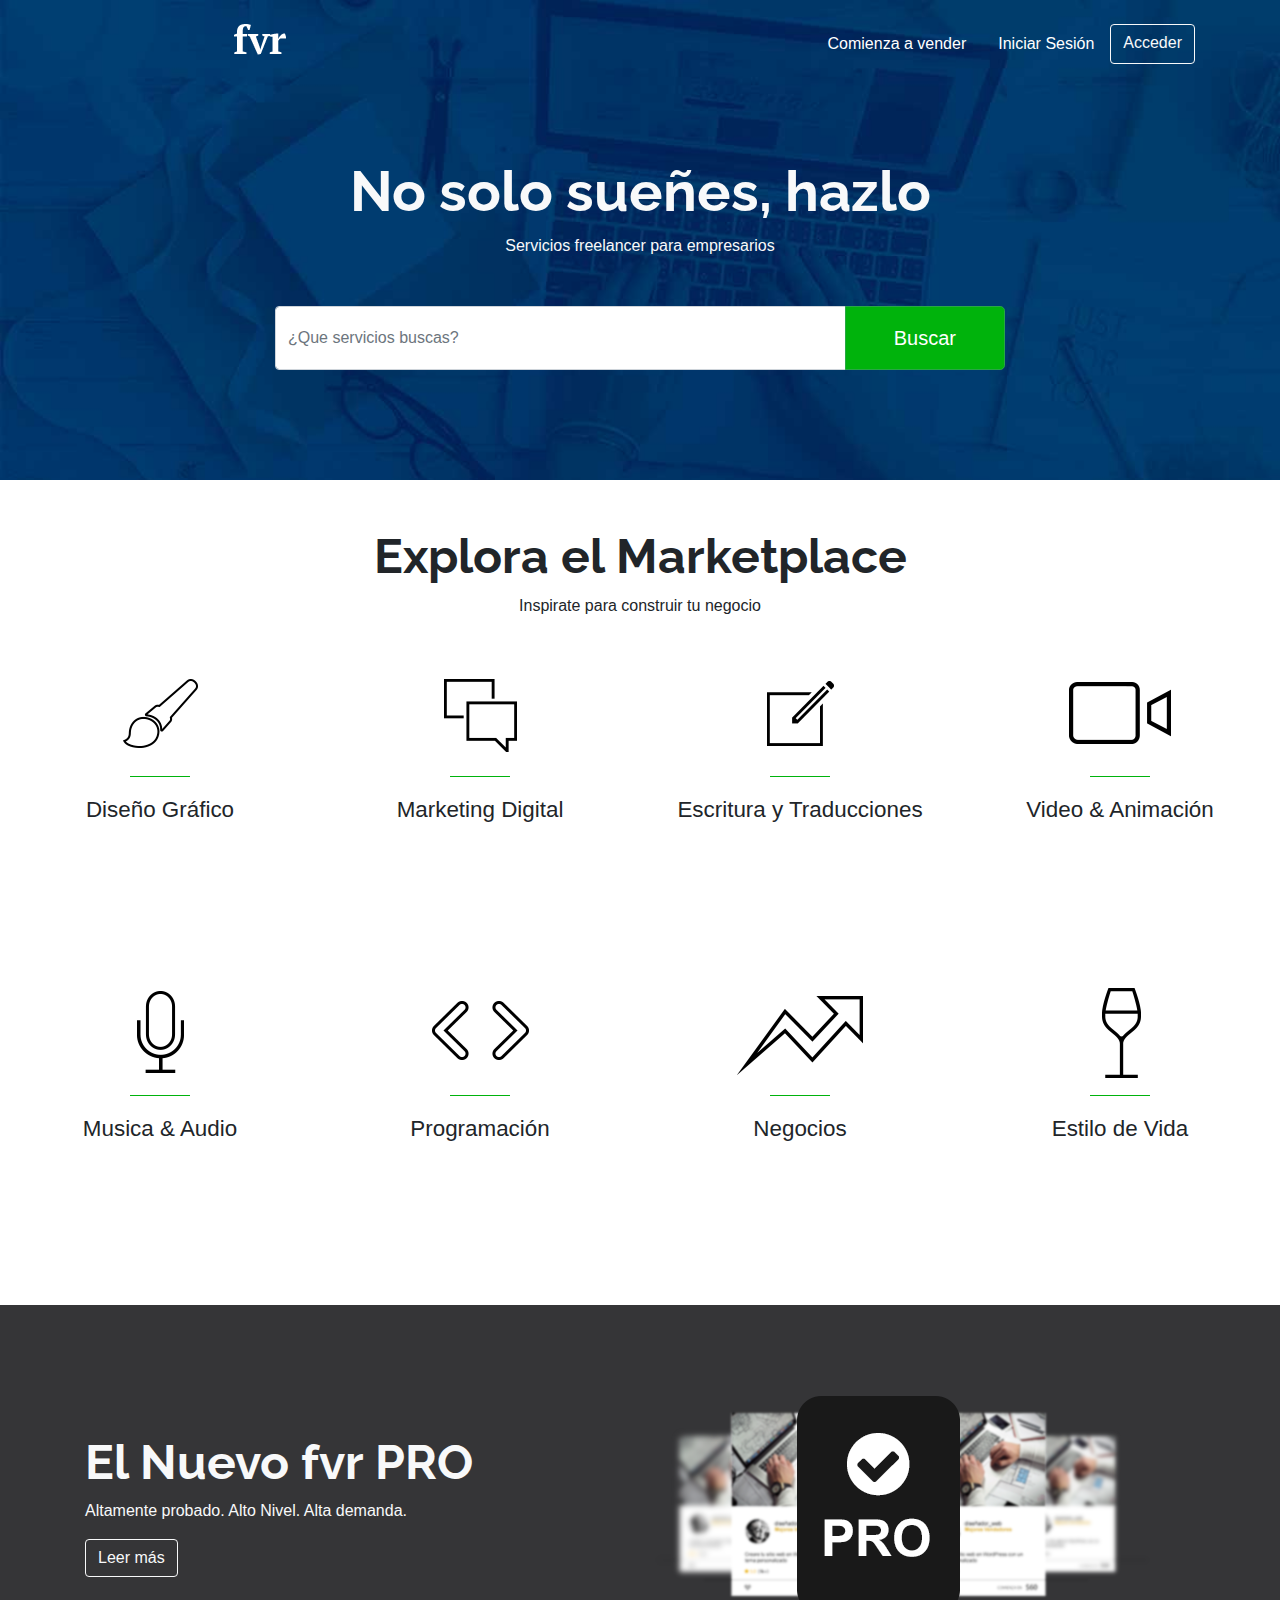
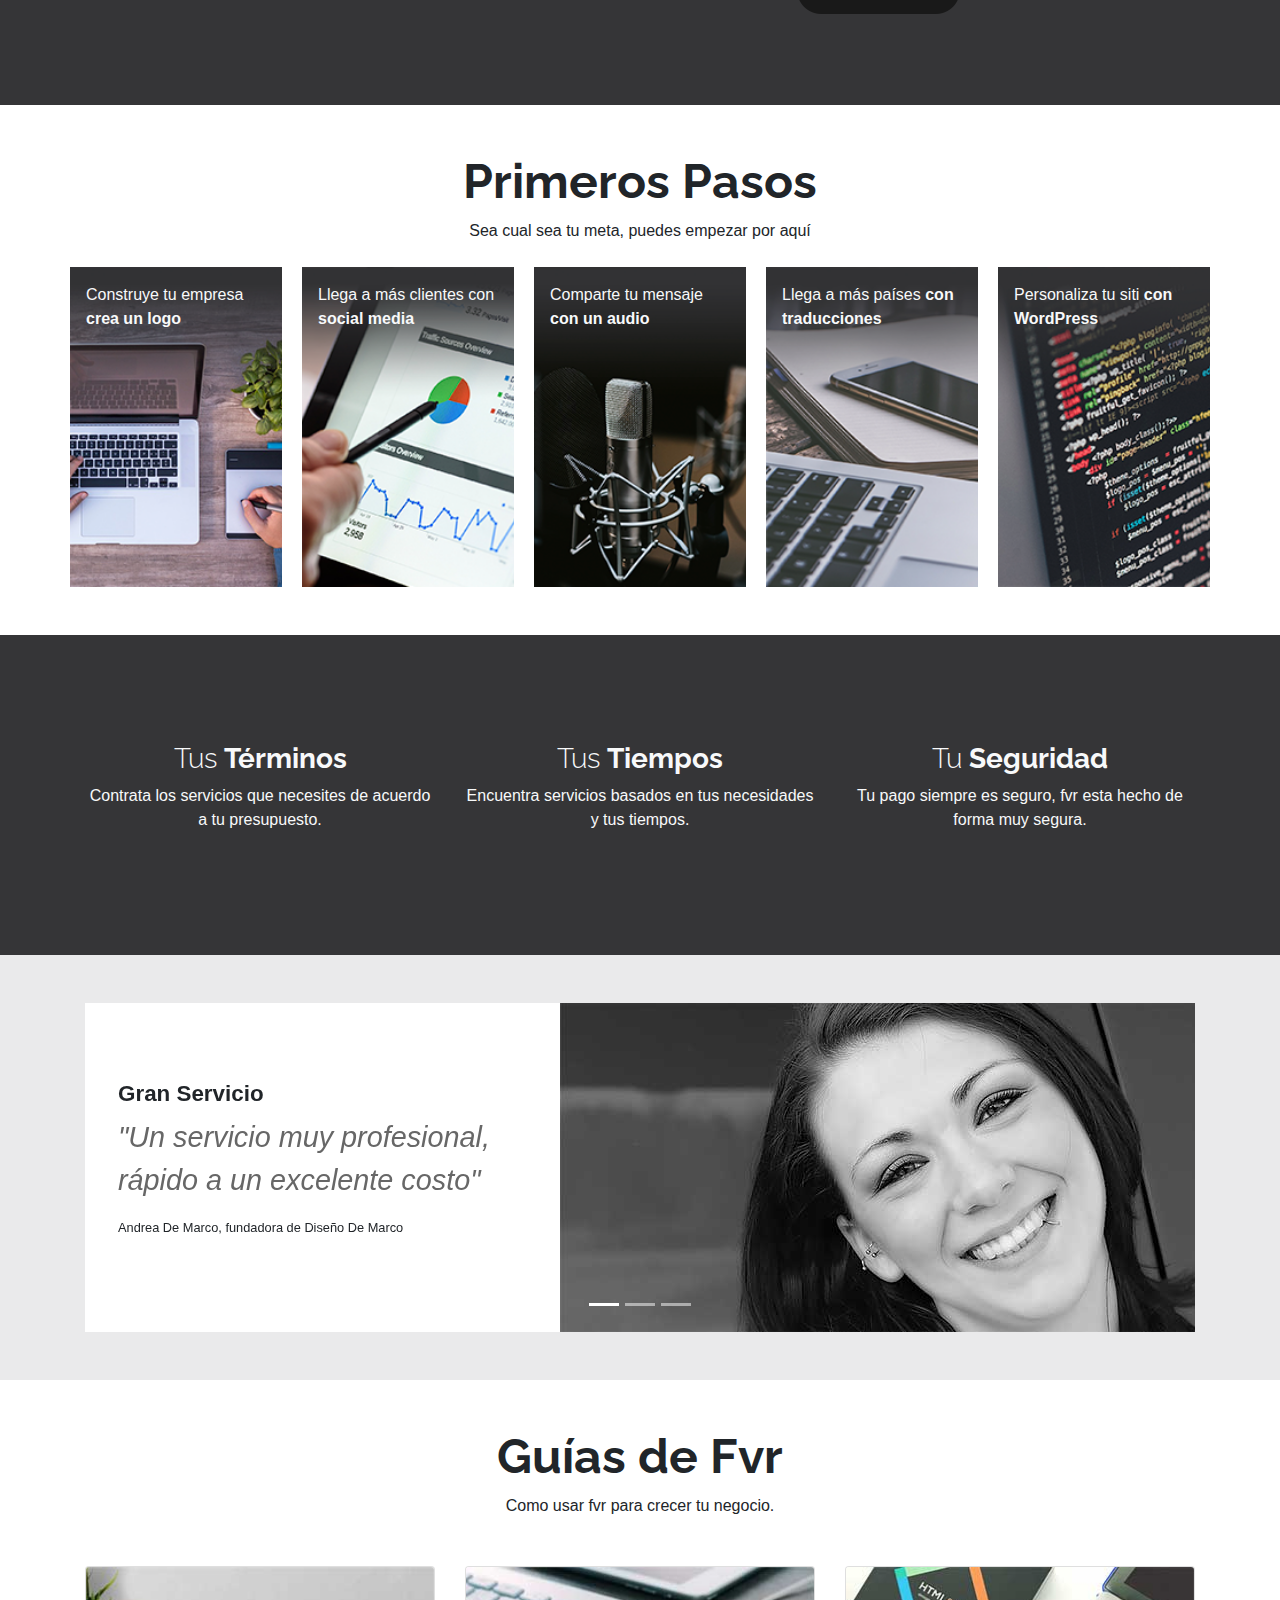
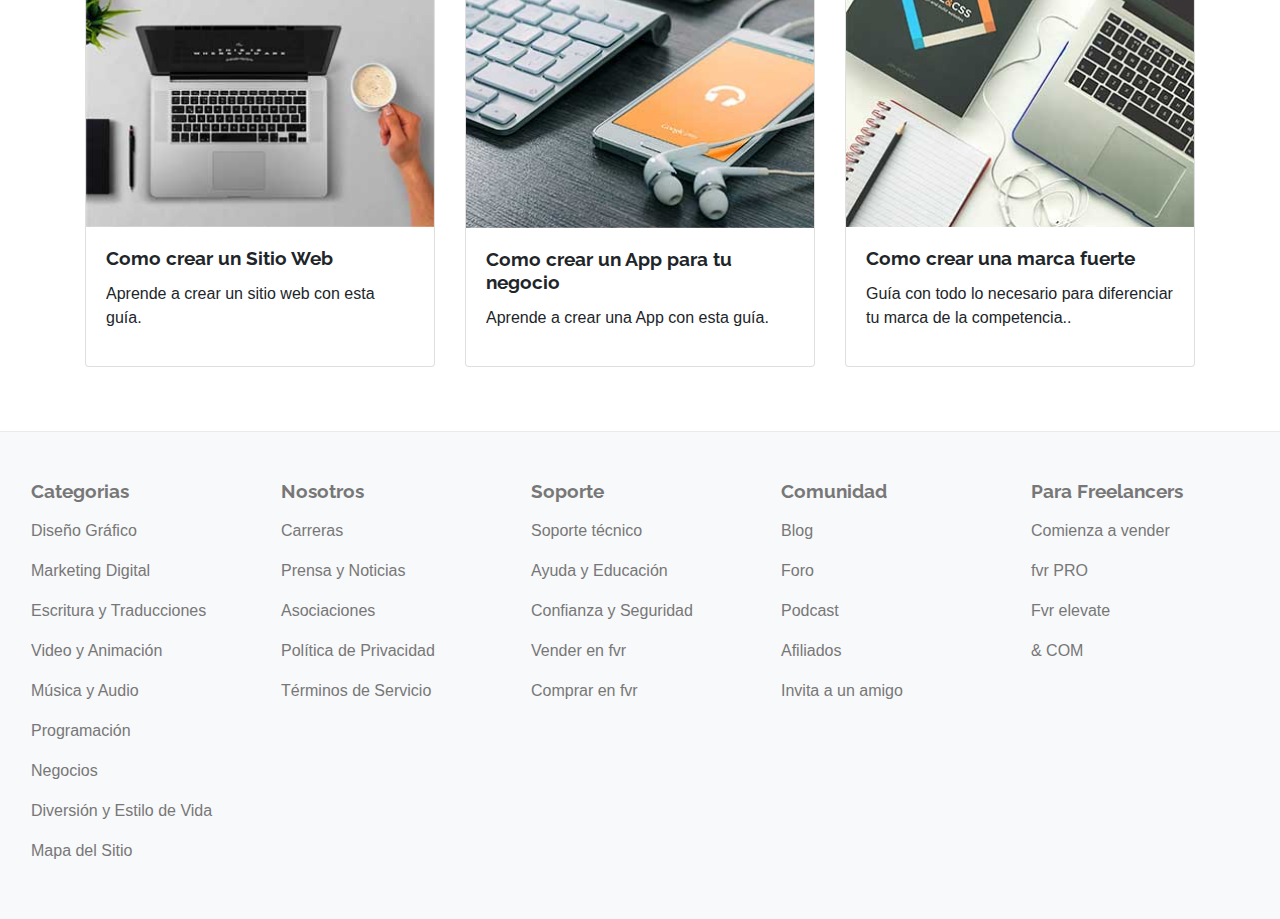
<file: index.html>
<!doctype html>
<html lang="es">
  <head>
        <title>FVR</title>
    <!-- Required meta tags -->
    <meta charset="utf-8">
    <meta name="viewport" content="width=device-width, initial-scale=1, shrink-to-fit=no">

    <!-- Bootstrap CSS -->
    <link rel="stylesheet" href="css/bootstrap.min.css">

    <!--Fonts Awesome-->
    <link rel="stylesheet" href="css/all.css">
     <!--Google Fonts-->
    <link href="https://fonts.googleapis.com/css?family=Raleway:300,400,700" rel="stylesheet">
    
    <!--Estilos personalizados css-->
    <link rel="stylesheet" href="css/estilos.css">

  </head>
  <body>
    <!--Scroll-->
    <div class="header-scroll pt-4">
        <div class="container-fluid">
            <div class="row align-items-center justify-content-between">
                <div class="col-sm-1">
                    <h1>fvr</h1>
                </div>
                <div class="col-sm-8 col-md-4">
                        <form action="#" class="busqueda">
                            <div class="input-group">
                                    <input type="text" class="form-control"placeholder="¿Que servicios buscas?" required>
                                
                                    <div class="input-group-append">   
                                        <input type="submit" value="Buscar" class="btn btn-success">
                                    </div>
                            </div>
                        </form>
                </div>
                <div class="col-md-7">
                    <nav class="nav d-flex justify-content-end">
                        <a href="#" class="nav-link">Vende en fvr</a>
                        <a href="#" class="nav-link">Registrarse</a>
                        <a href="#" class="nav-link btn btn-outline-success">Vende en fvr</a>
                    </nav>
                </div>
            </div>
        </div>
        <hr class="m-1">
        <div class="container-fluid pb-2">
            <nav class="nav justify-content-between">
                <a href="#" class="nav-link">Diseño Gráfico</a>
                <a href="#" class="nav-link">Marketing Digital</a>
                <a href="#" class="nav-link">Escritura y Traducciones</a>
                <a href="#" class="nav-link">Video y Animación</a>
                <a href="#" class="nav-link">Música y Audio</a>
                <a href="#" class="nav-link">Programación</a>
                <a href="#" class="nav-link">Negocios   </a>
                <a href="#" class="nav-link">Estilo de Vida</a>
            </nav>
        </div>
    </div>


    <!--Header-->
    <header class="header pt-4">
        <div class="container">
            <div class="row justify-content-between text-center">
                    <div class="col-md-4 mb-3 mb-md-0">
                        <img src="img/logo.png">
                    </div>
                    <div class="col-md-8 ">
                        <nav class="nav d-flex justify-content-end flex-column flex-md-row">
                            <a href="#" class="nav-link" >Comienza a vender</a>
                            <a href="#" class="nav-link">Iniciar Sesión</a>
                            <a class="btn btn-outline-light text-light">Acceder</a>
                        </nav>
                    </div>
            </div><!--.row-->
        </div>
        <div class="container ">
            <div class="row justify-content-center buscador align-items-center">
                <div class="col-md-8 text-light text-center ">
                    <h1 class="display-4 titulo">No solo sueñes, hazlo</h1>
                    <p>Servicios freelancer para empresarios</p>

                    <form action="#" class="busqueda mt-5">

                        <div class="input-group" id="caja">
                                <input type="text" class="form-control" placeholder="¿Que servicios buscas?" required>
                            
                                <div class="input-group-append">   
                                    <input type="submit" value="Buscar" class="px-5 py-3 btn btn-lg btn-success">
                                </div>
                        </div>
                    </form>
                </div>
            </div>
        </div>
    </header>

    <!--Categorias-->
     <section class="categorias mt-5">
        <h2 class="text-center">Explora el Marketplace</h2>
        <p class="text-center">Inspirate para construir tu negocio</p>

        <div class="container-fluid mt-5">
            <div class="row">
                <div class="col-6 col-md-3 text-center categoria">
                        <img src="img/icono_dg.png">
                        <h3>Diseño Gráfico</h3>
                        <p>Logotipos, flyers, tarjetas de presentación y más</p>
                </div>
                <div class="col-6 col-md-3 text-center categoria">
                        <img src="img/icono_mkt.png">
                        <h3>Marketing Digital</h3>
                        <p>Campañas, videos y sobretodo ventas!</p>
                </div>
                <div class="col-6 col-md-3 text-center categoria">
                        <img src="img/icono_et.png">
                        <h3>Escritura y Traducciones</h3>
                        <p>Resumenes, entradas de blog, traducciones y mucho más</p>
                </div>
                <div class="col-6 col-md-3 text-center categoria">
                        <img src="img/icono_vd.png">
                        <h3>Video & Animación</h3>
                        <p>Animación de logotipos, comerciales, presentaciones y más</p>
                </div>
                <div class="col-6 col-md-3 text-center categoria">
                        <img src="img/icono_av.png">
                        <h3>Musica & Audio</h3>
                        <p>Canciones, comerciales, y mucho más</p>
                </div>
                <div class="col-6 col-md-3 text-center categoria">
                        <img src="img/icono_dev.png">
                        <h3>Programación</h3>
                        <p>WordPress, Aplicaciones Web, Tiendas Virtuales y más</p>
                </div>
                <div class="col-6 col-md-3 text-center categoria">
                        <img src="img/icono_negocios.png">
                        <h3>Negocios</h3>
                        <p>Asistentes Virtuales, Analisis de Mercados, Planes de Negocios y más</p>
                </div>
                <div class="col-6 col-md-3 text-center categoria">
                        <img src="img/icono_ev.png">
                        <h3>Estilo de Vida</h3>
                        <p>Cursos en línea, Mentoria, Consejos, Creación de equipos y más</p>
                </div>
            </div>
        </div>
    </section>

    <!--El Nuevo fvr PRO-->
     <div class="nuevo-pro bg-dark">
        <div class="container">
            <div class="row align-items-center">
                <div class="col-md-6 text-light">
                        <h2>El Nuevo fvr PRO</h2>
                        <p>Altamente probado. Alto Nivel. Alta demanda.</p>
                        <a href="#" class="btn btn-outline-light">Leer más</a>
                </div>
                <div class="col-md-6">
                    <a href="#" data-toggle="modal" data-target=".mostrar-video">
                        <img src="img/fvr_pro.png" class="img-fluid">
                    </a>
                </div>

                <!--INICIO MODAL-->
                <div class="modal fade mostrar-video" tabindex="-1" role="dialog"  aria-hidden="true">
                    <div class="modal-dialog modal-lg">
                        <div class="modal-content">
                                <div class="embed-responsive embed-responsive-16by9">
                                    <video src="video/Social Media - 1360.mp4" class="embed-responsive-item" controls autoplay loop></video>
                                </div>
                        </div>
                    </div>
                </div>
                <!--FIN MODAL-->
            </div>
        </div>
    </div>


     <!--Primeros Pasos-->
      <section class="primeros-pasos container mt-5">
            <h2 class="text-center">Primeros Pasos</h2>
            <p class="text-center">Sea cual sea tu meta, puedes empezar por aquí</p>
    
            <div class="row justify-content-between mt-4">
                <div class="descripcion text-light p-3 logotipo">
                    <p>Construye tu empresa <span>crea un logo</span></p>
                </div>
                <div class="descripcion text-light p-3 social-media">
                    <p>Llega a más clientes con <span>social media</span></p>
                </div>
                <div class="descripcion text-light p-3 audio">
                    <p>Comparte tu mensaje <span>con un audio</span> </p>
                </div>
                <div class="descripcion text-light p-3 traducciones">
                    <p>Llega a más países  <span> con traducciones</span></p>
                </div>
                <div class="descripcion text-light p-3 wordpress">
                    <p>Personaliza tu siti <span> con WordPress</span></p>
                </div>
            </div>
    </section>


    <!--Terminos-->
     <div class="beneficios bg-dark mt-5">
        <div class="container">
            <div class="row align-items-center">
                <div class="col-md-4 text-center text-light beneficio">
                       <h3> Tus <span>Términos</span></h3>
                       <p>Contrata los servicios que necesites de acuerdo a tu presupuesto.</p>
                </div>
                <div class="col-md-4 text-center text-light beneficio">
                        <h3> Tus <span>Tiempos</span></h3>
                        <p>Encuentra servicios basados en tus necesidades y tus tiempos.</p>
                </div>
                <div class="col-md-4 text-center text-light beneficio">
                        <h3> Tu <span>Seguridad</span></h3>
                        <p>Tu pago siempre es seguro, fvr esta hecho de forma muy segura.</p>
                </div>
            </div>
        </div>
    </div>


    <!--Testimoniales-->
     <div class="testimoniales py-5">
        <div class="container">
          <div id="testimoniales" class="carousel slide" data-ride="carousel">
              <ol class="carousel-indicators">
                  <li data-target="#testimoniales" data-slide-to="0" class="active"></li>
                  <li data-target="#testimoniales" data-slide-to="1"></li>
                  <li data-target="#testimoniales" data-slide-to="2"></li>
              </ol>
              <div class="carousel-inner">
                  <div class="carousel-item active">
                      <div class="row align-items-center">
                          <div class="col-md-5 pl-5 pt-4 pt-md-0">
                              <h4> Gran Servicio</h4>
                              <blockquote>"Un servicio muy profesional, rápido a un excelente costo"</blockquote>
                              <p>Andrea De Marco, fundadora de Diseño De Marco
                              </p>
                          </div>
                          <div class="col-md-7">
                              <img src="img/slide1.jpg" class="d-block">
                          </div>
                      </div>
                    </div>

                  <div class="carousel-item">
                    <div class="row align-items-center">
                        <div class="col-md-5 pl-5 pt-4 pt-md-0">
                            <h4> Gran Servicio</h4>
                            <blockquote>"Un servicio muy profesional, rápido a un excelente costo"</blockquote>
                            <p>Andrea De Marco, fundadora de Diseño De Marco</p>
                        </div>
                        <div class="col-md-7">
                            <img src="img/slide1.jpg" class="d-block">
                        </div>
                    </div>
                  </div>

                  <div class="carousel-item">
                      <div class="row align-items-center">
                          <div class="col-md-5 pl-5 pt-4 pt-md-0">
                              <h4> Gran Servicio</h4>
                              <blockquote>"Un servicio muy profesional, rápido a un excelente costo"</blockquote>
                              <p>Andrea De Marco, fundadora de Diseño De Marco</p>
                          </div>
                          <div class="col-md-7">
                              <img src="img/slide1.jpg" class="d-block">
                          </div>
                      </div>
                  </div>
              </div> <!--.carousel-inner-->
          </div>                
        </div>
    </div>


    <!--Guias-->
     <section class="guias container mt-5">
            <h2 class="text-center">Guías de Fvr</h2>
            <p class="text-center">Como usar fvr para crecer tu negocio.</p>
    
            <div class="row mt-5">
                <div class="col-md-4">
                    <div class="card">  
                        <img src="img/blog1.jpg" class="card-img-top">
                        <div class="card-body">
                            <h3 class="card-title">Como crear un Sitio Web</h3>
                            <p>Aprende a crear un sitio web con esta guía.</p>
                        </div>
                    </div>
                </div><!--.col-md-4-->
                <div class="col-md-4">
                    <div class="card">  
                        <img src="img/blog2.jpg" class="card-img-top">
                        <div class="card-body">
                            <h3 class="card-title">Como crear un App para tu negocio</h3>
                            <p> Aprende a crear una App con esta guía.</p>
                        </div>
                    </div>
                </div><!--.col-md-4-->
                <div class="col-md-4">
                    <div class="card">  
                        <img src="img/blog3.jpg" class="card-img-top">
                        <div class="card-body">
                            <h3 class="card-title">Como crear una marca fuerte</h3>
                            <p>Guía con todo lo necesario para diferenciar tu marca de la competencia..</p>
                        </div>
                    </div>
                </div><!--.col-md-4-->
            </div>
    </section>



     <footer class="footer bg-light mt-5">
        <div class="container-fluid">
            <div class="widget py-5">
                    <h3>Categorias</h3>
                    <nav class="nav flex-column">
                        <a href="#" class="nav-link">Diseño Gráfico</a>
                        <a href="#" class="nav-link">Marketing Digital</a>
                        <a href="#" class="nav-link">Escritura y Traducciones</a>
                        <a href="#" class="nav-link">Video y Animación</a>
                        <a href="#" class="nav-link">Música y Audio</a>
                        <a href="#" class="nav-link">Programación</a>
                        <a href="#" class="nav-link">Negocios</a>
                        <a href="#" class="nav-link">Diversión y Estilo de Vida</a>
                        <a href="#" class="nav-link">Mapa del Sitio</a>
                    </nav>
            </div>
            <div class="widget py-5">
                    <h3>Nosotros</h3>
                    <nav class="nav flex-column">
                        <a href="#" class="nav-link">Carreras</a>
                        <a href="#" class="nav-link">Prensa y Noticias</a>
                        <a href="#" class="nav-link">Asociaciones</a>
                        <a href="#" class="nav-link">Política de Privacidad</a>
                        <a href="#" class="nav-link">Términos de Servicio</a>
                    </nav>
            </div>
            <div class="widget py-5">
                    <h3>Soporte</h3>
                    <nav class="nav flex-column">
                        <a href="#" class="nav-link">Soporte técnico</a>
                        <a href="#" class="nav-link">Ayuda y Educación</a>
                        <a href="#" class="nav-link">Confianza y Seguridad</a>
                        <a href="#" class="nav-link">Vender en fvr</a>
                        <a href="#" class="nav-link">Comprar en fvr</a>
                    </nav>
            </div>
            <div class="widget py-5">
                    <h3>Comunidad</h3>
                    <nav class="nav flex-column">
                        <a href="#" class="nav-link">Blog</a>
                        <a href="#" class="nav-link">Foro</a>
                        <a href="#" class="nav-link">Podcast</a>
                        <a href="#" class="nav-link">Afiliados</a>
                        <a href="#" class="nav-link">Invita a un amigo</a>
                    </nav>
            </div>
            <div class="widget py-5">
                    <h3>Para Freelancers</h3>
                    <nav class="nav flex-column">
                        <a href="#" class="nav-link">Comienza a vender</a>
                        <a href="#" class="nav-link">fvr PRO</a>
                        <a href="#" class="nav-link">Fvr elevate</a>
                        <a href="#" class="nav-link">& COM</a>
                    </nav>
            </div>
        </div>
    </footer>





    
    <!-- Optional JavaScript -->
    <!-- jQuery first, then Popper.js, then Bootstrap JS -->
    <script src="js/jquery-3.4.1.min.js"></script>
    <script src="js/popper.min.js"></script>
    <script src="js/bootstrap.min.js"></script>
    <script src="js/app.js"></script>
  </body>
</html>
</file>
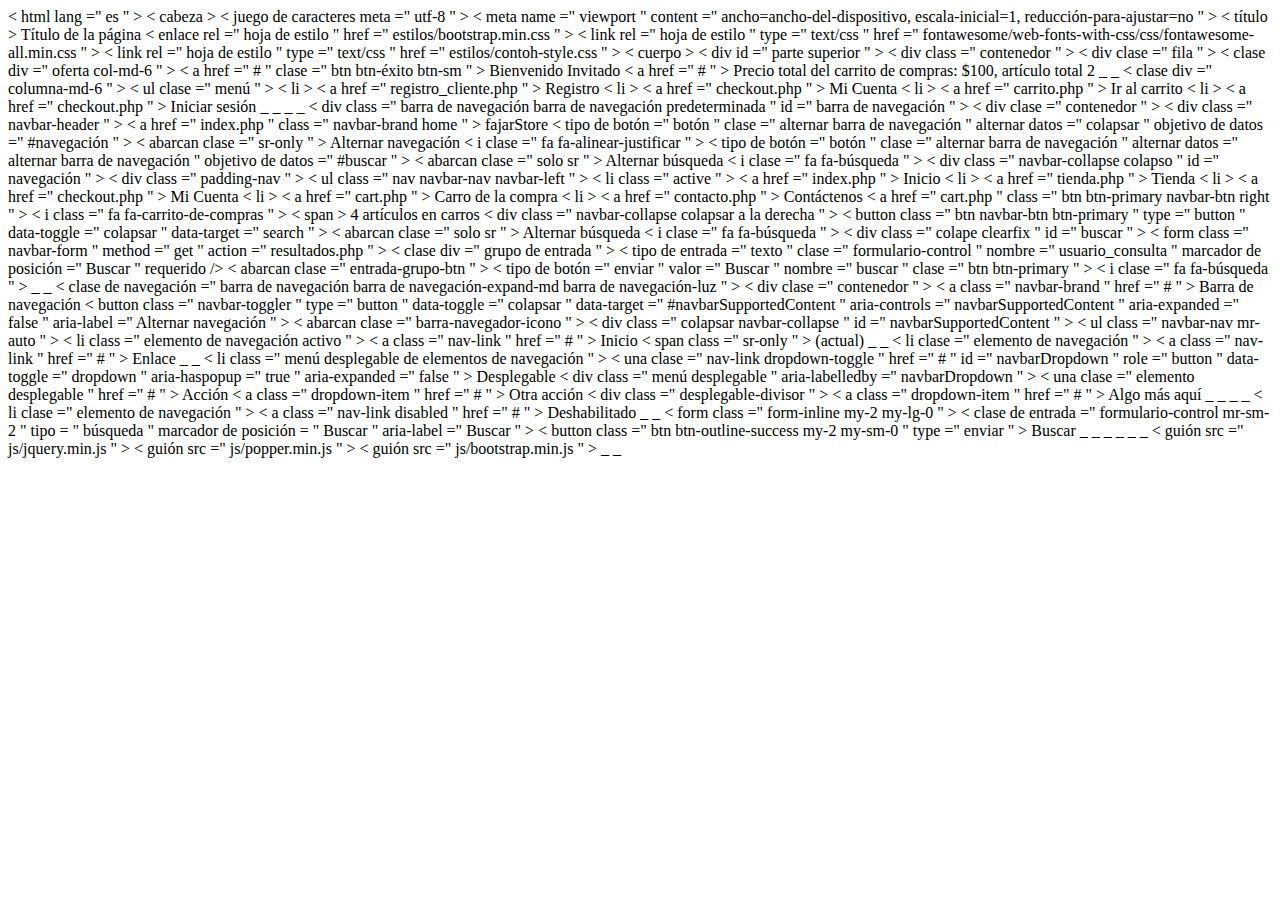
<file: contoh-index.html>
<!DOCTYPEhtml >
< html  lang =" es " >
< cabeza >
	<!-- Metaetiquetas requeridas -->
	< juego de caracteres meta  =" utf-8 " >
	< meta  name =" viewport " content =" ancho=ancho-del-dispositivo, escala-inicial=1, reducción-para-ajustar=no " >
	< título > Título de la página </ título >

	<!-- Bootstrap CSS -->
	< enlace  rel =" hoja de estilo " href =" estilos/bootstrap.min.css " >
	< link  rel =" hoja de estilo " type =" text/css " href =" fontawesome/web-fonts-with-css/css/fontawesome-all.min.css " >
	< link  rel =" hoja de estilo " type =" text/css " href =" estilos/contoh-style.css " >
</ cabeza >
< cuerpo >
	< div  id =" parte superior " > <!-- comienzos superiores -->
		< div  class =" contenedor " > <!-- inicio del contenedor -->
			< div  clase =" fila " >
				< clase div  =" oferta col-md-6 " >
					< a  href =" # " clase =" btn btn-éxito btn-sm " >
						Bienvenido Invitado
					</ a >
					< a  href =" # " > Precio total del carrito de compras: $100, artículo total 2 </ a >
				</div> _ _
				< clase div  =" columna-md-6 " >
					< ul  clase =" menú " >
						< li > < a  href =" registro_cliente.php " > Registro </ a > </ li >
						< li > < a  href =" checkout.php " > Mi Cuenta </ ​​a > </ li >
						< li > < a  href =" carrito.php " > Ir al carrito </ a > </ li >
						< li > < a  href =" checkout.php " > Iniciar sesión </ a > </ li >
					</ ul > <!-- fin del menú -->
				</div> _ _
			</div> _ _
		</ div > <!-- final del contenedor -->
	</ div > <!-- extremo superior -->

	< div  class =" barra de navegación barra de navegación predeterminada " id =" barra de navegación " >
		< div  clase =" contenedor " >
			< div  class =" navbar-header " >
				< a  href =" index.php " class =" navbar-brand home " >
					fajarStore
				</ a >
				< tipo de botón  =" botón " clase =" alternar barra de navegación " alternar datos =" colapsar " objetivo de datos =" #navegación " >
					< abarcan  clase =" sr-only " > Alternar navegación </ abarcan >
					< i  clase =" fa fa-alinear-justificar " > </ i >
				</ botón >
				< tipo de botón  =" botón " clase =" alternar barra de navegación " alternar datos =" alternar barra de navegación " objetivo de datos =" #buscar " >
					< abarcan  clase =" solo sr " > Alternar búsqueda </ abarcan >
					< i  clase =" fa fa-búsqueda " > </ i >
				</ botón >
			</ div > <!-- finaliza el encabezado de la barra de navegación -->
			< div  class =" navbar-collapse colapso " id =" navegación " >
				< div  class =" padding-nav " >
					< ul  class =" nav navbar-nav navbar-left " >
						< li  class =" active " > < a  href =" index.php " > Inicio </ a > </ li >
						< li > < a  href =" tienda.php " > Tienda </ a > </ li >
						< li > < a  href =" checkout.php " > Mi Cuenta </ ​​a > </ li >
						< li > < a  href =" cart.php " > Carro de la compra </ a > </ li >
						< li > < a  href =" contacto.php " > Contáctenos </ a > </ li >
					</ ul > <!-- nav navbar-nav navbar-extremos izquierdos -->
				</ div > <!-- padding-nav termina -->
				< a  href =" cart.php " class =" btn btn-primary navbar-btn right " >
					< i  class =" fa fa-carrito-de-compras " > </ i >
					< span > 4 artículos en carros </ span >
				</ a >
				< div  class =" navbar-collapse colapsar a la derecha " >
					< button  class =" btn navbar-btn btn-primary " type =" button " data-toggle =" colapsar " data-target =" search " >
						< abarcan  clase =" solo sr " > Alternar búsqueda </ abarcan >
						< i  clase =" fa fa-búsqueda " > </ i >
					</ botón >
				</ div > <!-- navbar-collapse colapsar los extremos derechos -->
				< div  class =" colape clearfix " id =" buscar " >
					< form  class =" navbar-form " method =" get " action =" resultados.php " >
						< clase div  =" grupo de entrada " >
							< tipo de entrada  =" texto " clase =" formulario-control " nombre =" usuario_consulta " marcador de posición =" Buscar " requerido />
							< abarcan  clase =" entrada-grupo-btn " >
								< tipo de botón  =" enviar " valor =" Buscar " nombre =" buscar " clase =" btn btn-primary " >
									< i  clase =" fa fa-búsqueda " > </ i >
								</ botón >
							</ lapso >
						</div> _ _
					</ formulario > <!-- finaliza el formulario de la barra de navegación-->
				</ div > <!-- colape clearfix termina-->
			</ div > <!-- navbar-collapse finaliza el colapso -->
		</ div > <!-- extremos del contenedor -->			
	</ div > <!-- navbar navbar-default termina -->

	< clase de navegación  =" barra de navegación barra de navegación-expand-md barra de navegación-luz " >
		< div  clase =" contenedor " >
			< a  class =" navbar-brand " href =" # " > Barra de navegación </ a >
		< button  class =" navbar-toggler " type =" button " data-toggle =" colapsar " data-target =" #navbarSupportedContent " aria-controls =" navbarSupportedContent " aria-expanded =" false " aria-label =" Alternar navegación " >
			< abarcan  clase =" barra-navegador-icono " > </ abarcan >
		</ botón >

		< div  class =" colapsar navbar-collapse " id =" navbarSupportedContent " >

			< ul  class =" navbar-nav mr-auto " >
				< li  class =" elemento de navegación activo " >
					< a  class =" nav-link " href =" # " > Inicio < span  class =" sr-only " > (actual) </ span > </ a >
				</li> _ _
				< li  clase =" elemento de navegación " >
					< a  class =" nav-link " href =" # " > Enlace </ a >
				</li> _ _
				< li  class =" menú desplegable de elementos de navegación " >
					< una  clase =" nav-link dropdown-toggle " href =" # " id =" navbarDropdown " role =" button " data-toggle =" dropdown " aria-haspopup =" true " aria-expanded =" false " >
						Desplegable
					</ a >
					< div  class =" menú desplegable " aria-labelledby =" navbarDropdown " >
						< una  clase =" elemento desplegable " href =" # " > Acción </ a >
						< a  class =" dropdown-item " href =" # " > Otra acción </ a >
						< div  class =" desplegable-divisor " > </ div >
						< a  class =" dropdown-item " href =" # " > Algo más aquí </ a >
					</div> _ _
				</li> _ _
				< li  clase =" elemento de navegación " >
					< a  class =" nav-link disabled " href =" # " > Deshabilitado </ a >
				</li> _ _
			</ ul >
			< form  class =" form-inline my-2 my-lg-0 " >
				< clase de entrada  =" formulario-control mr-sm-2 " tipo = " búsqueda " marcador de posición = " Buscar " aria-label =" Buscar " >
				< button  class =" btn btn-outline-success my-2 my-sm-0 " type =" enviar " > Buscar </ button >
			</ formulario >
		</div> _ _
		</div> _ _
	</nav> _ _

	<!-- JavaScript opcional -->
	<!-- jQuery primero, luego Popper.js, luego Bootstrap JS -->
	< guión  src =" js/jquery.min.js " > </ guión >
	< guión  src =" js/popper.min.js " > </ guión >
	< guión  src =" js/bootstrap.min.js " > </ guión >
</ cuerpo >
</html> _ _
</file>
<file: css/estilos.css>
:root {
    --verde: #00b30c;
    --gris1: #353537;
    --gris2: #eaeaeb;
    --gris3: #777777;
}
h1, h2, h3 {
    font-family: 'Raleway', sans-serif;
    font-weight: 700;
}
h2 {
    font-size: 3rem;
}

/** Header scroll **/
.header-scroll {
    opacity: 0;
    margin-top: -300px;
    position: fixed;
    width: 100%;
    z-index: 100;
    background-color: white;
    transition: all .5s ease;
    border-bottom: 1px solid rgba(0,0,0,.1)
}
.header-scroll.activo {
    margin-top: 0;
    opacity: 1;
}

.header-scroll .nav-link {
    color:#777;
}
.header-scroll .btn-outline-success {
    color: #00b30c;
}
.header-scroll .btn-outline-success:hover {
    color: white;
}

/* Header */
.header {
    background-image: url(../img/hero.jpg);
    background-size: cover;
    min-height: 30rem;
}
a.btn-outline-light:hover {
    color: black!important;
}
.header .nav-link,
.header .nav-link:hover {
    color: white!important;
}

.titulo {
    font-weight: 700;
}
.buscador {
    min-height: 25rem;
}
.btn-success {
    background-color: #00b30c;
}
#caja .form-control{
    height: 4rem;
}




/** Categorias **/
.categoria p {
    opacity: 0;
    padding-top: 30px;
    transition: all .3s ease;
}
.categoria {
    overflow: hidden;
    padding-bottom: 60px;
    height: calc(auto + 30px);
}
.categoria h3::before {
    content: '';
    display: block;
    margin: 0 auto 20px auto;
    height: 1px;
    width: 60px;
    background-color: #00b30c;
    transition: all .3s ease;
}
.categoria:hover h3::before{
    width: 180px;
}
.categoria:hover p {
    display: block;
    opacity: 1;
    padding-top: 10px;
    color: #999;
}
.categoria h3 {
    font-family: Arial, Helvetica, sans-serif;
    font-weight: 400;
    font-size: 1.4rem;
}

/** Pro **/
.bg-dark{
    background-color: #353537!important;
}
.nuevo-pro .row {
    height: 25rem;
}

/** primeros pasos */
.primeros-pasos .row > div {
    flex: 1 0 calc(50% - 1rem);
}
@media (min-width: 768px) {
    .primeros-pasos .row > div {
        flex: 0 1 calc(20% - 1rem);
    }
}
.primeros-pasos .descripcion {
    height: 20rem;
    background-size: cover;
}
.primeros-pasos .descripcion  span {
    font-weight: 700;
}
.primeros-pasos .logotipo {
    background-image: url(../img/servicio1.png);
}
.primeros-pasos .social-media {
    background-image: url(../img/servicio2.png);
    background-size: cover;
}
.primeros-pasos .audio {
    background-image: url(../img/servicio3.png);
    background-size: cover;
}
.primeros-pasos .traducciones {
    background-image: url(../img/servicio4.png);
    background-size: cover;
}
.primeros-pasos .wordpress {
    background-image: url(../img/servicio5.png);
    background-size: cover;
}   

/** Beneficios **/
.beneficios .row{
    height: 20rem;
}
.beneficio h3 {
    font-weight: 300;
}
.beneficio h3 span {
    font-weight: 700;
}

/** Testimoniales **/
.testimoniales {
    background-color: #eaeaeb;
}
.testimoniales .carousel {
    background-color: white;
}
.testimoniales .carousel-item  h4 {
    font-weight: 700;
    font-size: 1.4rem;
}
.testimoniales .carousel-item blockquote {
    font-size: 1.8rem;
    color: #676767;
    font-style: italic;
}
.testimoniales .carousel-item  p {
    font-size: .8rem;
}

/** Consejos **/
.card {
    margin-bottom: 1rem;
}
.card-title {
    font-size: 1.2rem;
}

/** Footer **/

.footer {
    border-top: 1px solid #eaeaeb;
}
.footer h3 {
    color: #777777;
    font-size: 1.2rem;
}
.footer .nav-link {
    color: #777777!important;
    padding: .5rem 0;
    font-size: 1rem;
}
.footer .container-fluid  {
    display: flex;
    flex-wrap: wrap;
}
.footer .container-fluid > div {
    justify-content: space-between;
    flex: 0 0 calc(50% - 1rem);
    padding: 1rem;
}
@media (min-width: 768px) {
    .footer .container-fluid > div  {
        flex: 0 0 calc(33.3% - 1rem);
    }
}

@media (min-width: 992px) {
    .footer .container-fluid > div  {
        flex: 0 1 calc(20%);
    }
}
</file>
